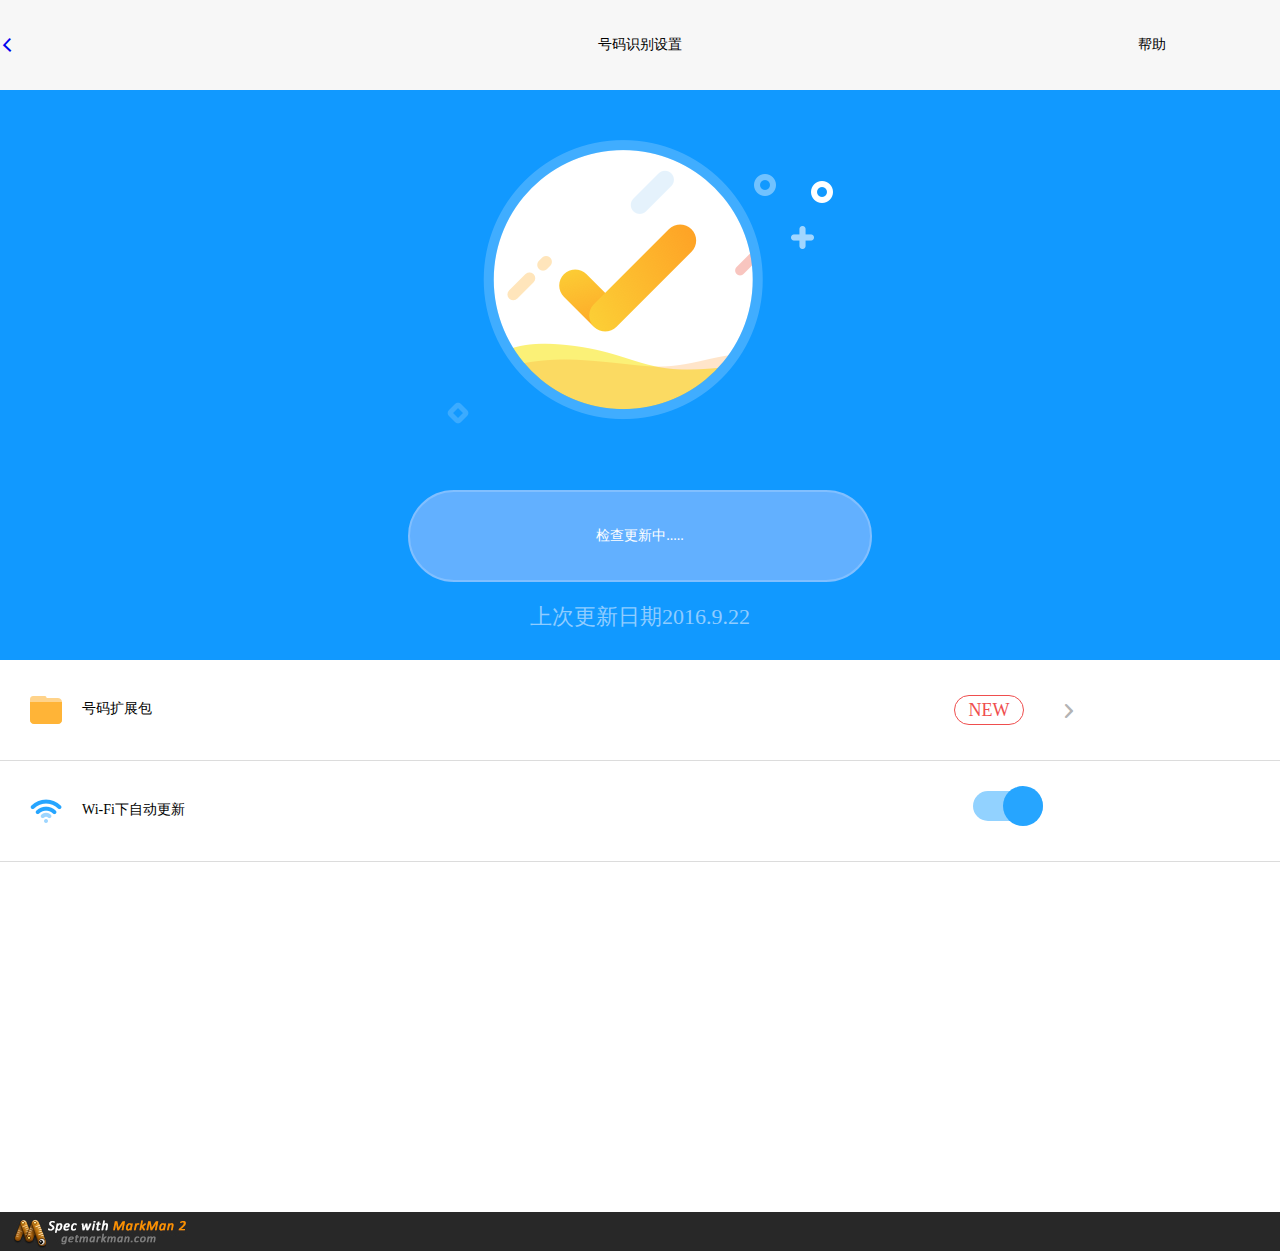
<file: index.html>
<!doctype html>
<html lang="en">
<head>
    <meta charset="UTF-8">
    <!--<meta name="viewport"-->
          <!--content="width=device-width,height=device-height, user-scalable=no, initial-scale=1.0, maximum-scale=1.0, minimum-scale=1.0">-->
    <meta name="viewport"
          content="width=device-width,height=device-height, initial-scale=1.0, user-scalable=no, minimum-scale=1.0, maximum-scale=1.0">
    <!--<meta http-equiv="X-UA-Compatible" content="ie=edge">-->
    <link rel="stylesheet" href="css/style.css">
    <link rel="stylesheet" href="css/iconfont.css">
   <script src="js/jquery-1.12.4.min.js"></script>
    <title>号码百事通第一页</title>
</head>
<body>
<div class="section1">
    <ul>
        <li class="logo-big"><a href="two.html"><span class="iconfont  icon-iconzuojiantou" id="icons"></span></a></li>
        <li class="number">号码识别设置</li>
        <li class="help">帮助</li>
    </ul>
</div>
<div class="section2">
    <div class="pic-banner"><img src="img/bg_dagou@2x.png"></div>
    <div class="check-box"><div class="check">检查更新中.....</div></div>
    <div class="date">上次更新日期2016.9.22</div>
</div>
<script>
 onload=function(){
    $('.check').click(function(){
        $('.check').css('background','#1987f7');
        $('.check').css('color','#d3e8fd');
        $('.check').css('font-size','2rem');
        $('.check').css('border','0px')
        var d=0;
        var times;
        var er=function () {
            d++;
            if(d==1){
                $('.check').text('检查更新中.')
            }else if(d==2){
                $('.check').text('检查更新中..')
            }else if(d==3){
                $('.check').text('检查更新中...')
            }else if(d==4){
                $('.check').text('检查更新中....');
                d=0;
            }
            times= setTimeout(er,500);
        };er();
    });


     //        $('.yd').click(function(){
//            $('.yd').css('background','#F1F1F1');
//            $('.yd').css('right','30px');
//            $('.hx').css('background','#C6C5C5')
//        })
     var i=0;
     $('.yd').click(function(){
         i++;
         var s=Math.ceil(i/2)-Math.floor(i/2);
         if (s==1){
             $('.yd').css('background','#F1F1F1');
             $('.yd').css('right','30px');
             $('.hx').css('background','#C6C5C5')
         }
         else if (s==0){
             $('.yd').css('background','#26A5FF');
             $('.yd').css('right','0px');
             $('.hx').css('background','#92D2FF')
         }
     })
}
</script>
<div class="section3">
    <ul>
        <li class="w-left">
            <div class="bag"><img src="img/iocn_wenjianbao@2x.png"></div>
            <span class="hag-number">号码扩展包</span>
        </li>
        <li class="new"><div class="news">NEW</div></li>
        <li class="w-right"><span class="iconfont  icon-iconfontyoujiantou14eps" id="icon"></span></li>
    </ul>
</div>
<div class="section4">
    <div class="wifi">
        <div class="bag"><img src="img/iocn_wi-fi@2x.png"></div>
        <span class="hag-number">Wi-Fi下自动更新</span>
    </div>
    <div class="cicle">
        <div class="gd">
            <div class="hx"></div>
            <div class="yd"></div>
        </div>
    </div>
</div>

<div class="footer">
    <img src="img/footer.jpg">
</div>
</body>
</html>
</file>
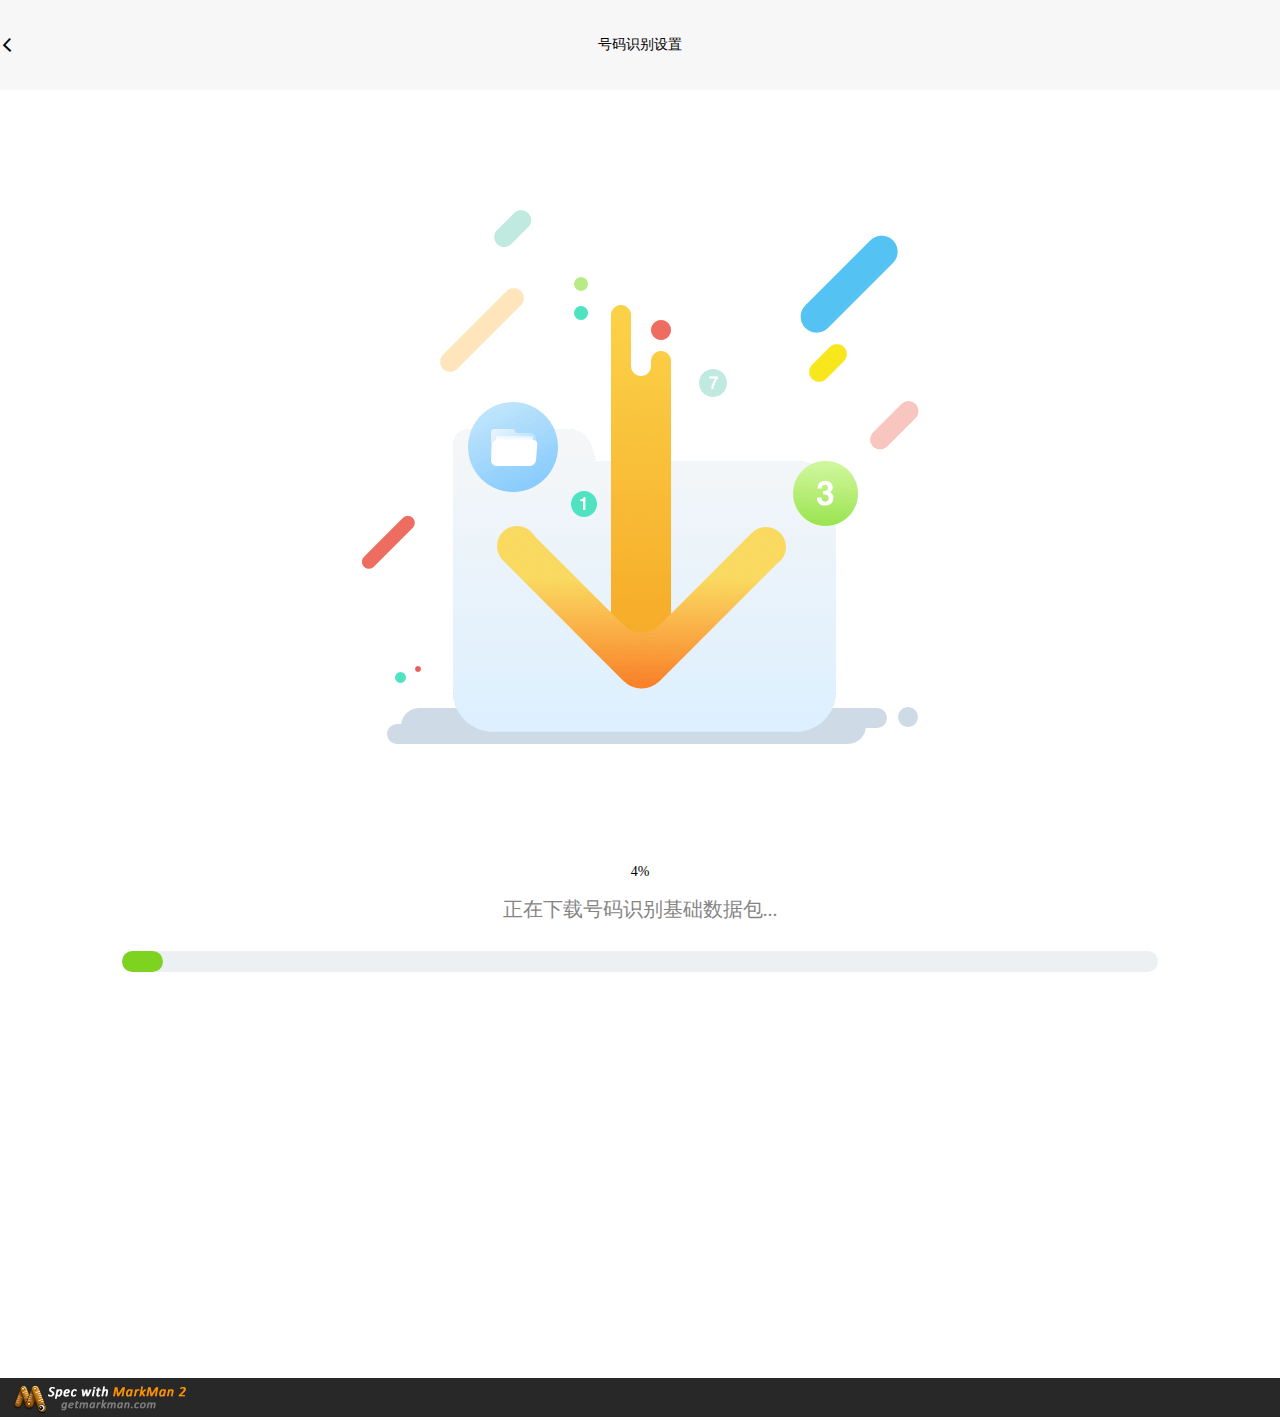
<file: two.html>
<!doctype html>
<html lang="en">
<head>
    <meta charset="UTF-8">
    <meta name="viewport"
          content="width=device-width,height=device-height, initial-scale=1.0, user-scalable=no, minimum-scale=1.0, maximum-scale=1.0">
    <link rel="stylesheet" href="css/style.css">
    <link rel="stylesheet" href="css/iconfont.css">
    <script src="js/jquery-1.12.4.min.js"></script>
    <title>号码百事通第三页</title>
</head>
<body>
<div class="section1">
    <ul>
        <li class="logo-big"><span class="iconfont  icon-iconzuojiantou" id="icons"></span></li>
        <li class="number">号码识别设置</li>
    </ul>
</div>
<div class="section5">
    <div class="imgs"><img src="img/bg_gengxin@2x.png"></div>
</div>
<div class="section6">
    <!--<div class="number-jl">34%</div>-->
    <!--<div class="number-jl" style="margin-top:20px">正在下载号码识别基础数据包....</div>-->
    <!--<div class="jdt"></div>-->
    <div class="progress">
        <span>0%</span><br>
        <p>正在下载号码识别基础数据包<span>...</span></p>
        <div class="bai">
            <div class="green"></div>
        </div>
    </div>
</div>
<script>
    onload=function(){
//        var n=0;
//        var num;
        var i=0;
        var time;
        var ss=function(){
            i++;
            $(".green").css("width",i+'%');
            $(".progress >span").text(i+'%');
            time=setTimeout(ss,200);
            if (i>=99) {
                ss='';
                $(".progress p").text('数据包下载成功');
            };
        };
        ss();
//        var aa=function(){
//            n++;
//            num=setTimeout(aa, 800);
//            if(n==1){
//                $(".progress p span").text(".");
//            }else if(n==2){
//                $(".progress p span").text("..");
//            }else if(n==3){
//                $(".progress p span").text("...");
//            }else if(n==4){
//                $(".progress p span").text("....");
//                n=0;
//            }
//        }
//

    }
</script>
<div class="footer">
    <img src="img/footer.jpg">
</div>
</body>
</html>
</file>
<file: css/style.css>
*{
    margin:0;
    padding:0;
    font-family: "微软雅黑";
    list-style: none;
    text-decoration: none;
}
html{
    font-size: 87.5%;
}
.section1{
    width:100% ;
    height:6.429rem;
    margin:0 auto;
    background-color:#F7F7F7;
}
.section1 ul li{
    float: left;
}
.logo-big{
    width: 20%;
    height:6.429rem;
}
#icons{
    font-size: 1rem;
    line-height: 6.429rem;
    text-align: center;
}
.number{
    width: 60%;
    height:6.429rem;
    margin:0 auto;
    line-height: 6.429rem;
    text-align: center;

}
.help{
    width: 20%;
    height:6.429rem;
    margin:0 auto;
    line-height: 6.429rem;
    text-align: center;
}

.section2{
    width: 100%;
    height: 40.714rem;
    background-color: #1199ff;
    margin:0 auto;
    overflow: hidden;
}
.pic-banner{
    width:27.571rem;
    height:20.286rem;
    margin:0 auto;
    padding-top:3.571rem;
    padding-bottom:4.714rem;
}
.check{
    width: 32.857rem;
    height:6.286rem;
    margin:0 auto;
    border:2px solid #81bfff;
    background: #62b0ff;
    border-radius: 6.286rem;
    line-height: 6.286rem;
    text-align: center;
    font-size:1rem;
    color: #fff;
    cursor: pointer;
}
.date{
    text-align: center;
    margin-top: 1.429rem;
    font-size:1.571rem;
    color: #8fccff;
}

.section3{
    width: 100%;
    height:7.143rem;
}
.section3 ul li{
    float: left;
}
.w-left{
    width: 50%;
    height:7.143rem;
}
.bag{
    height:2.286rem;
    margin-top:34px;
    float: left;
    margin-right:1.429rem;
}
.bag img{
    margin-left:2.143rem;
}
.hag-number{
    display:inline-block;
    float: left;
    margin-top:40px;
    color: #000;
}
.new{
    width: 30%;
    height: 7.143rem;
}
.news{
    width:4.857rem;
    height:2rem;
    font-size: 1.286rem;
    border:1px solid #ef4e4e;
    border-radius: 2rem;
    line-height: 2rem;
    text-align: center;
    float: right;
    margin-top:35px;
    color: #ef4e4e;
}
.w-right{
    width:20%;
    height: 7.143rem;
}
#icon{
    color: #B3B3B3;
    font-size:2.143rem;
    line-height: 7.143rem;
    text-align: center;
    margin-left: 2.143rem;
}
.section4{
    width: 100%;
    height: 7.143rem;
    border-top:1px solid #dcdcdc;
    border-bottom:1px solid #dcdcdc;
}
.wifi{
    width:76%;
    height: 7.143rem;
    float: left;
}
.cicle{
    width:24%;
    height: 7.143rem;
    float: left;
}

.hx{
    width: 5rem;
    height:2.143rem;
    background:#92D2FF;
    border-radius:2.143rem;
    position: absolute;
    top:0;
    margin-top:2.143rem;
}
.yd{
    width: 2.857rem;
    height: 2.857rem;
    background:#26A5FF;
    border-radius: 2.857rem;
    position: absolute;
    right:0;
    margin-top:25px;
    cursor: pointer;
}

 .gd{
    width: 70px;
    height: 100px;
    float: left;
    position: relative;
}
.footer{
    width: 100%;
    height:2.8rem;
    background: #282828;
    margin-top: 25.000rem;
}
.footer img{
    margin-left: 1rem;
}
 /*第三个页面*/
.section5{
    width: 100%;
    height: 38.143rem;
    margin-top:8.571rem;
    overflow: hidden;
}
.imgs{
    width: 39.857rem;
    height: 38.143rem;
    margin:0 auto;
    overflow: hidden;
}
.section6{
    width: 100%;
    margin-top:8.571rem;
}
/*进度条*/
.progress{
    width:90%;
    height: 11.7rem;
    margin:0 auto;
}
.progress p{
    text-align: center;
    color: #858585;
    font-size: 1.4rem;
    margin-bottom: 2rem;
}
.progress>span{
    display: block;
    text-align: center;
}
.bai{
    width: 90%;
    height: 1.5rem;
    background: #ecf0f3;
    border-radius: 2rem;
    position: relative;
    margin:0 auto;
}
.green{
    width: 0%;
    height: 1.5rem;
    background:#7ed321;
    border-radius: 2rem;
    position: absolute;
    top:0;
    left: 0;
}

 @media (max-width: 435px){
     .check {
         width: 21.857rem;
     }
     .jdt{
         width: 22.286rem;
     }
     .section5{
         height: 435px;
     }
     .imgs{
         height: 435px;
     }
     .imgs img{
         width: 414px;
     }
 }
@media(max-width:375px ){
    .section5{
        height: 355px;
    }
    .imgs{
        width: 365px;
    }
    .imgs img{
        width: 355px;
    }
}
</file>
<file: css/iconfont.css>
@font-face {font-family: "iconfont";
  src: url('../fonts/iconfont.eot?t=1487060733819'); /* IE9*/
  src: url('../fonts/iconfont.eot?t=1487060733819#iefix') format('embedded-opentype'), /* IE6-IE8 */
  url('../fonts/iconfont.woff?t=1487060733819') format('woff'), /* chrome, firefox */
  url('../fonts/iconfont.ttf?t=1487060733819') format('truetype'), /* chrome, firefox, opera, Safari, Android, iOS 4.2+*/
  url('../fonts/iconfont.svg?t=1487060733819#iconfont') format('svg'); /* iOS 4.1- */
}

.iconfont {
  font-family:"iconfont" !important;
  font-size:16px;
  font-style:normal;
  -webkit-font-smoothing: antialiased;
  -moz-osx-font-smoothing: grayscale;
}

.icon-iconzuojiantou:before { content: "\e612"; }

.icon-iconfontyoujiantou14eps:before { content: "\e601"; }
</file>
